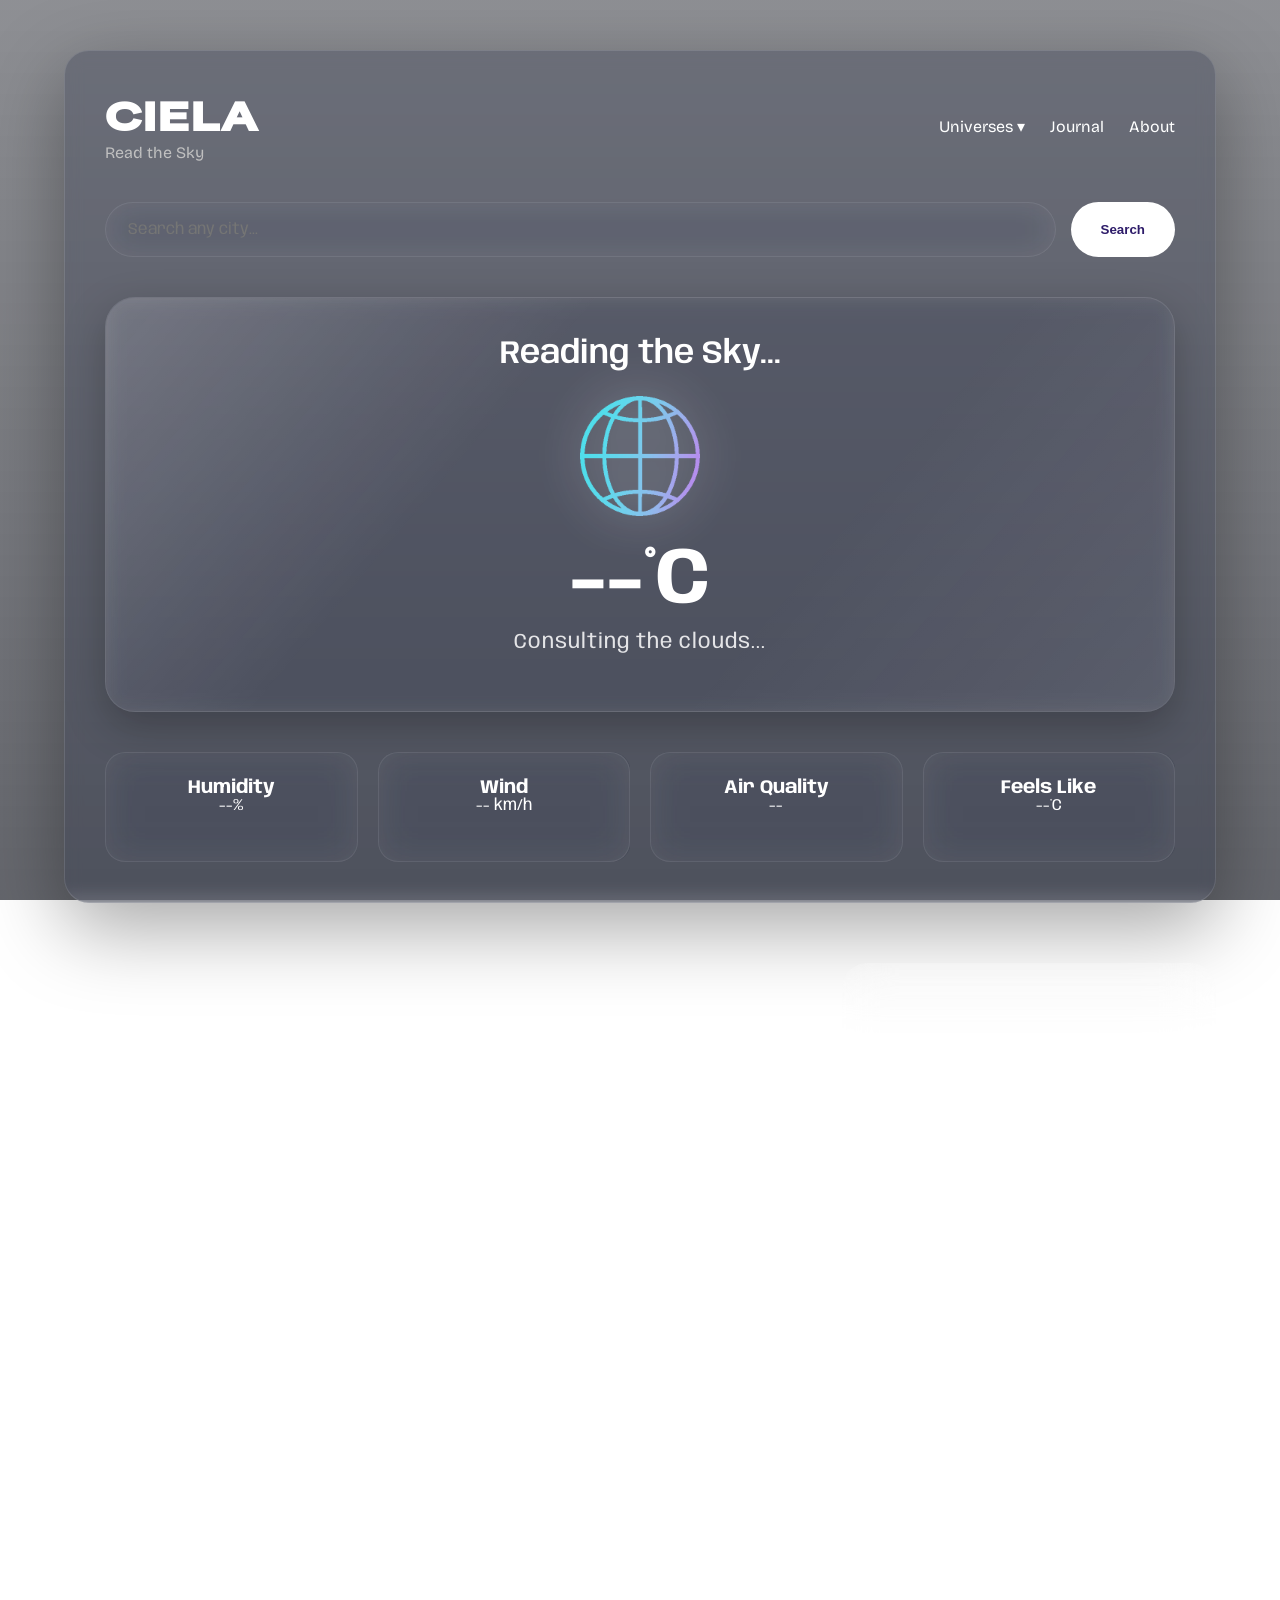
<file: index.html>
<!DOCTYPE html>
<html lang="en">
<head>
    <meta charset="UTF-8">
    <meta name="viewport" content="width=device-width, initial-scale=1.0">
    <title>CIELA - Read the Sky</title>

<link rel="preconnect" href="https://fonts.googleapis.com">
<link rel="preconnect" href="https://fonts.gstatic.com" crossorigin>
<link href="https://fonts.googleapis.com/css2?family=Anybody:ital,wght@0,100..900;1,100..900&family=Bricolage+Grotesque:opsz,wght@12..96,200..800&family=Special+Gothic+Expanded+One&display=swap" rel="stylesheet">

    <link rel="stylesheet" href="css/main.css">
</head>
<body>

    <div class="background">

    <video
        autoplay
        muted
        loop
        playsinline
        id="bgVideo">

        <source src="assets/space.mp4" type="video/mp4">

    </video>

    <div class="overlay"></div>

</div>

<div class="page" id="top">
    <div class="container">

        <!-- Header -->
        <header>
            <div class="logo">
                <h1>CIELA</h1>
                <p>Read the Sky</p>
            </div>

            <nav>
                <div class="dropdown">
                   <a href="#">Universes ▾</a>
                <div class="dropdown-content">
                    <a href="#top">🌍 Earth</a>
                    <a href="pages/hogwarts.html">🏰 Hogwarts</a>
                    <a href="pages/heaven.html">☁ Heaven</a>
                    <a href="pages/hell.html">🔥 Hell</a>
                    <a href="pages/space.html">🌌 Space</a>
                    <a href="pages/area51.html">👽 Area 51</a>
               </div>
                </div> 
                <a href="#journal">Journal</a>
                <a href="#about">About</a>
            </nav>
        </header>

        <!-- Search -->
        <section class="search-section">
            <input
                type="text"
                placeholder="Search any city..."
                id="cityInput">

            <button id="searchBtn">
                Search
            </button>
        </section>

        <!-- Weather Card -->
        <section class="weather-card" id="heroCard">

            <h2 id="cityName">Reading the Sky...</h2>
        <img
         id="weatherIcon"
         class="weather-icon"
         src="assets/loadingicon.gif">
         
         <h1 id="temperature">--°C</h1>

         <p id="condition">Finding your weather...</p>
         <p id="skySummary"></p>
                
        </section>

        <!-- Details -->
        <section class="details">

            <div class="detail-box">
                <h3>Humidity</h3>
                <p id="humidityLabel">--%</p>
            </div>

            <div class="detail-box">
                <h3>Wind</h3>
                <p id="windLabel">-- km/h</p>
            </div>

            <div class="detail-box">
                <h3>Air Quality</h3>
                <p id="airQualityLabel">--</p>
            </div>

            <div class="detail-box">
                <h3>Feels Like</h3>
                <p id="feelsLikeLabel">--°C</p>
            </div>
        </section>
    </div>

<!-- Hourly Forecast -->
<section class="weather-insights">

    <section class="hourly">
        <h2>Hourly Forecast</h2>
        <div class="hourly-cards" id="hourlyCards">
        </div>
    </section>

    <section class="sun-cycle">
        <h2>☀ Sun Cycle</h2>
        <div class="sun-content">
            <div class="sun-time">
                <span>🌅 Sunrise</span>
                <h3 id="sunriseTime">--:--</h3>
            </div>

            <div class="sun-progress">
                <div class="sun-line">
                    <div class="sun-dot" id="sunDot"></div>
                </div>
            </div>

            <div class="sun-time">
                <span>🌇 Sunset</span>
                <h3 id="sunsetTime">--:--</h3>
            </div>
        </div>
    </section>
</section>


<!-- Weather Journal & About -->
<div class="bottom-grid">

    <section class="journal" id="journal">
        <h2>Weather Journal</h2>
        <textarea id="journalInput" placeholder="How does today's weather make you feel?"></textarea>
        <button id="saveEntryBtn">Save Entry</button>

        <div class="journal-history">
            <div class="history-header" id="historyToggle">
             <h3>▼ Previous Entries</h3>
            </div>

            <div id="entriesContainer" class="collapsed"> </div>
        </div>

    </section>

    <section class="about" id="about">
        <h2>About CIELA</h2>
        <p>
            CIELA is a weather app for curious people.
            Check live forecasts, save little weather memories, and look around. Not everything here is as ordinary as it seems.
            Search a city. Or don't.
        </p>
    </section>

</div>

<div id="skyMessage" class="sky-message hidden">
    <button id="closeSkyMessage">&times;</button>

    <h3>☁ Message from the Sky</h3>

    <p id="skyMessageText">
        The sky has something to tell you.
    </p>

    <button id="nextSkyMessage">
        ✨ Next
    </button>

</div>
    
<footer>
    <p> Forecast ends here. The sky doesn't.
        <br>© 2026 CIELA
        <br>Created by Riya Gupta
    </p>
</footer>

<div id="portalOverlay">
    <div class="portal-box">
        <h2 id="portalTitle">Searching...</h2>
        <p id="portalSubtitle"></p>
    </div>
</div>

<div id="unknownOverlay">
    <div class="unknown-box">
        <h2 id="unknownText">Searching Earth...</h2>
    </div>
</div>

<script src="https://cdnjs.cloudflare.com/ajax/libs/gsap/3.13.0/gsap.min.js"></script>
<script src="js/main.js"></script>

</body>
</html>
</file>
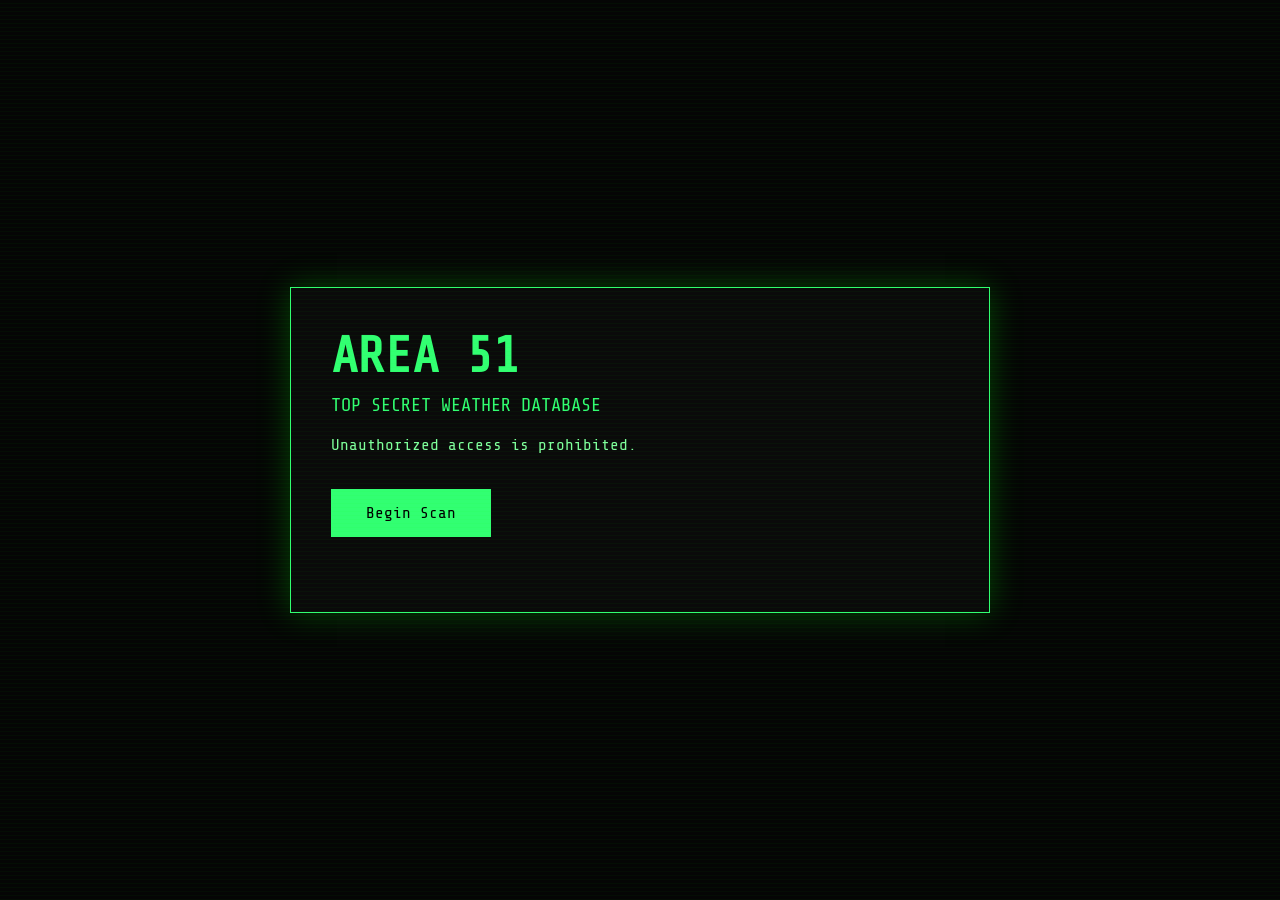
<file: pages/area51.html>
<!DOCTYPE html>
<html lang="en">

<head>

  <meta charset="UTF-8">
  <meta name="viewport" content="width=device-width, initial-scale=1.0">

  <title>CIELA | Area 51</title>

  <link rel="preconnect" href="https://fonts.googleapis.com">
  <link rel="preconnect" href="https://fonts.gstatic.com" crossorigin>
  <link href="https://fonts.googleapis.com/css2?family=Share+Tech+Mono&display=swap" rel="stylesheet">
  <link rel="stylesheet" href="../css/area51.css">

</head>

<body>

<div class="terminal">

<h1>AREA 51</h1>

<h3>TOP SECRET WEATHER DATABASE</h3>

<p class="warning">
Unauthorized access is prohibited.
</p>

<button id="scanBtn">
Begin Scan
</button>

<div id="output"></div>

</div>

<script src="../js/area51.js"></script>

</body>
</html>
</file>
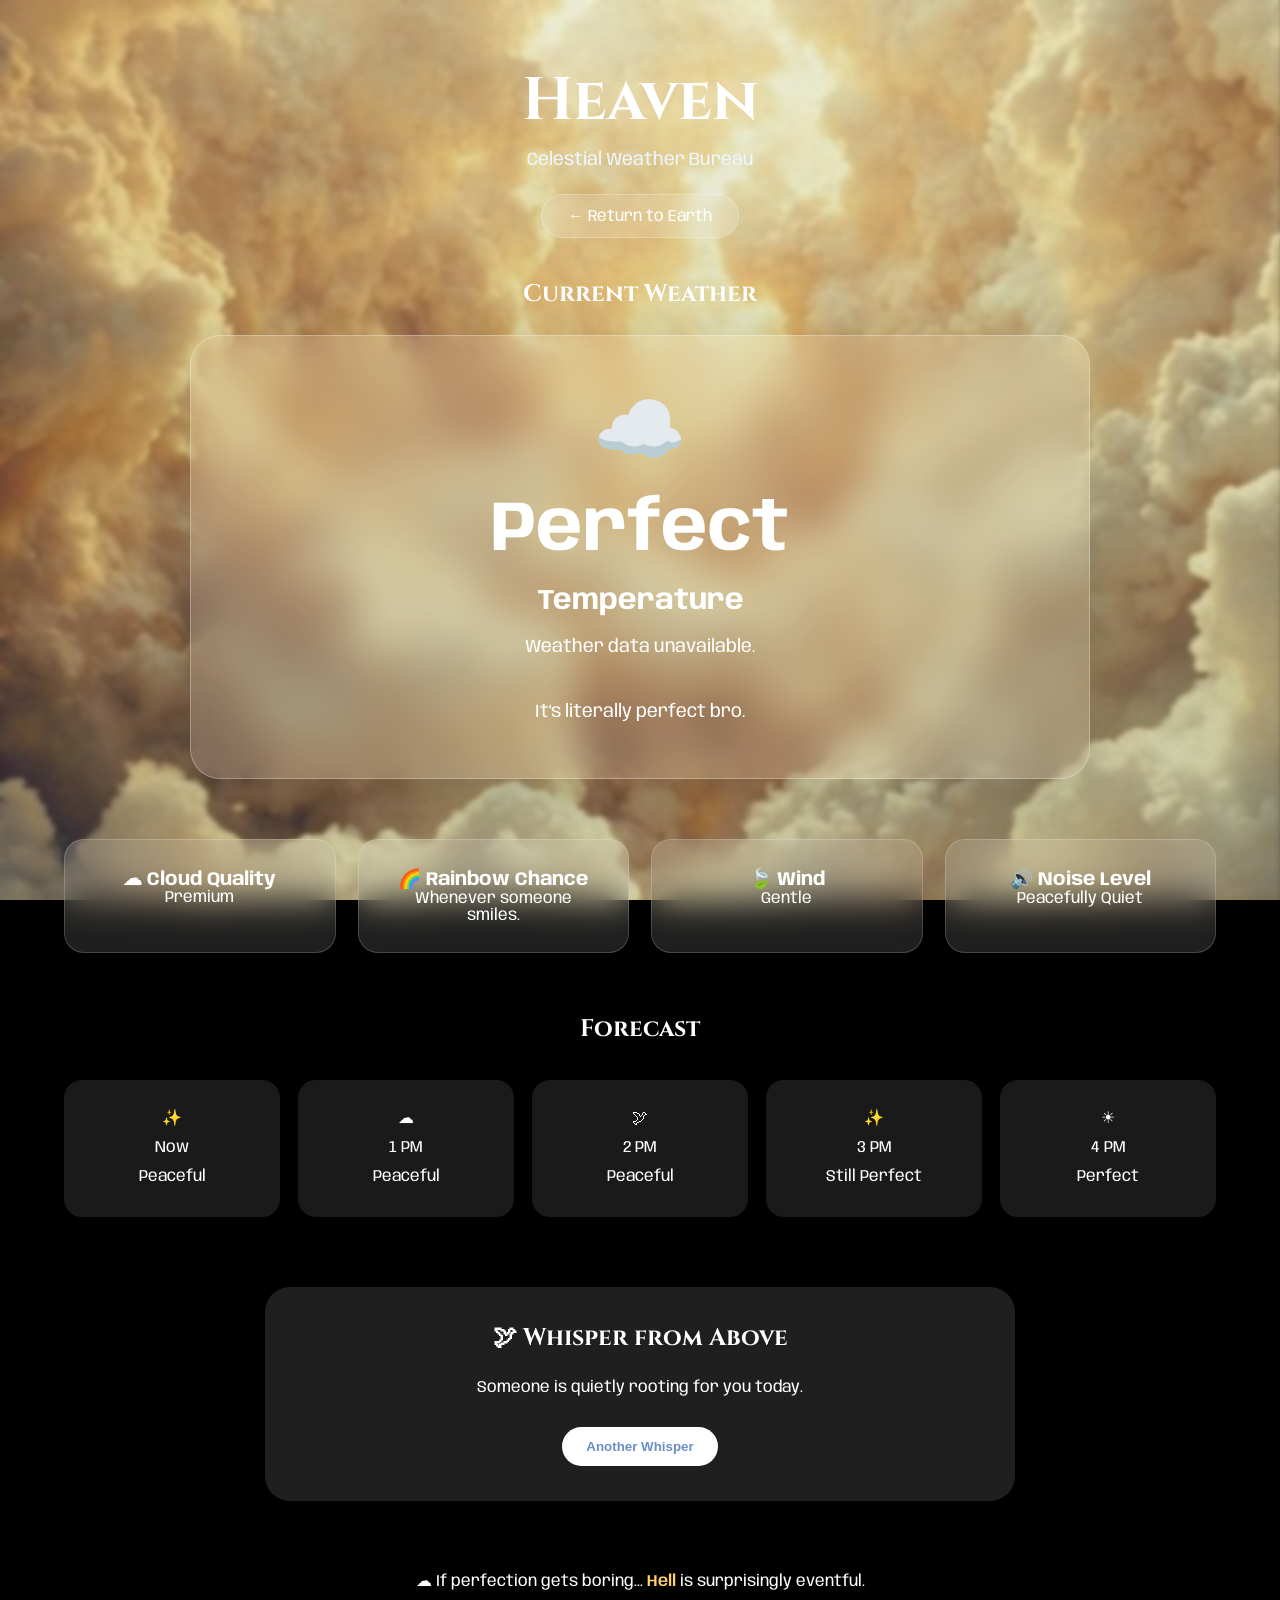
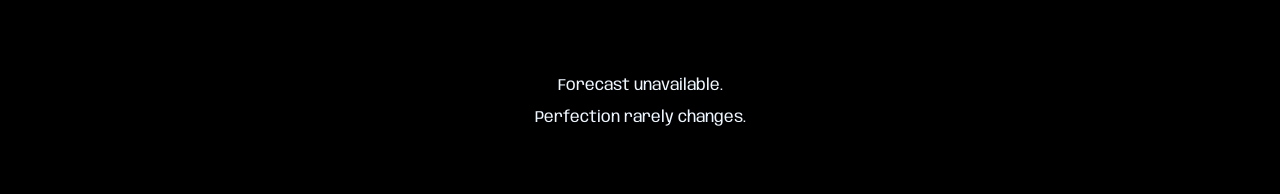
<file: pages/heaven.html>
<!DOCTYPE html>
<html lang="en">

<head>

<meta charset="UTF-8">
<meta name="viewport" content="width=device-width, initial-scale=1.0">

<title>CIELA | Heaven</title>

<link rel="preconnect" href="https://fonts.googleapis.com">
<link rel="preconnect" href="https://fonts.gstatic.com" crossorigin>
<link href="https://fonts.googleapis.com/css2?family=Cinzel:wght@400;600;700&family=Anybody:wght@100..900&display=swap" rel="stylesheet">
<link rel="stylesheet" href="../css/heaven.css">

</head>

<body>

<div class="background">
    <div class="overlay"></div>
</div>

<header>

<h1>Heaven</h1>
<p>Celestial Weather Bureau</p>

<a href="../index.html" class="return-btn">
    ← Return to Earth
</a>

</header>

<section class="hero">
<h2>Current Weather</h2>

<div class="weather-card">
<div class="icon">☁️</div>
<h1>Perfect</h1>
<h3>Temperature</h3>

<p class="funny">

Weather data unavailable.
<br><br>
It's literally perfect bro.
</p>

</div>
</section>

<section class="details">
<div class="card">

<h3>☁ Cloud Quality</h3>
<p>Premium</p>
</div>

<div class="card">
<h3>🌈 Rainbow Chance</h3>
<p>Whenever someone smiles.</p>
</div>

<div class="card">
<h3>🍃 Wind</h3>
<p>Gentle</p>
</div>

<div class="card">
<h3>🔊 Noise Level</h3>
<p>Peacefully Quiet</p>
</div>
</section>

<section class="forecast">
<h2>Forecast</h2>
<div class="forecast-grid">
<div class="forecast-card">✨<br>Now<br>Peaceful</div>
<div class="forecast-card">☁<br>1 PM<br>Peaceful</div>
<div class="forecast-card">🕊<br>2 PM<br>Peaceful</div>
<div class="forecast-card">✨<br>3 PM<br>Still Perfect</div>
<div class="forecast-card">☀<br>4 PM<br>Perfect</div>
</div>
</section>

<section class="notice">
   <h2>🕊 Whisper from Above</h2>
   <p id="whisperText"></p>
   <button id="newWhisper">Another Whisper</button>
</section>

<p class="hell-link"></p>

<footer>Forecast unavailable.<br>
Perfection rarely changes.
</footer>

<script src="../js/heaven.js"></script>

</body>
</html>
</file>
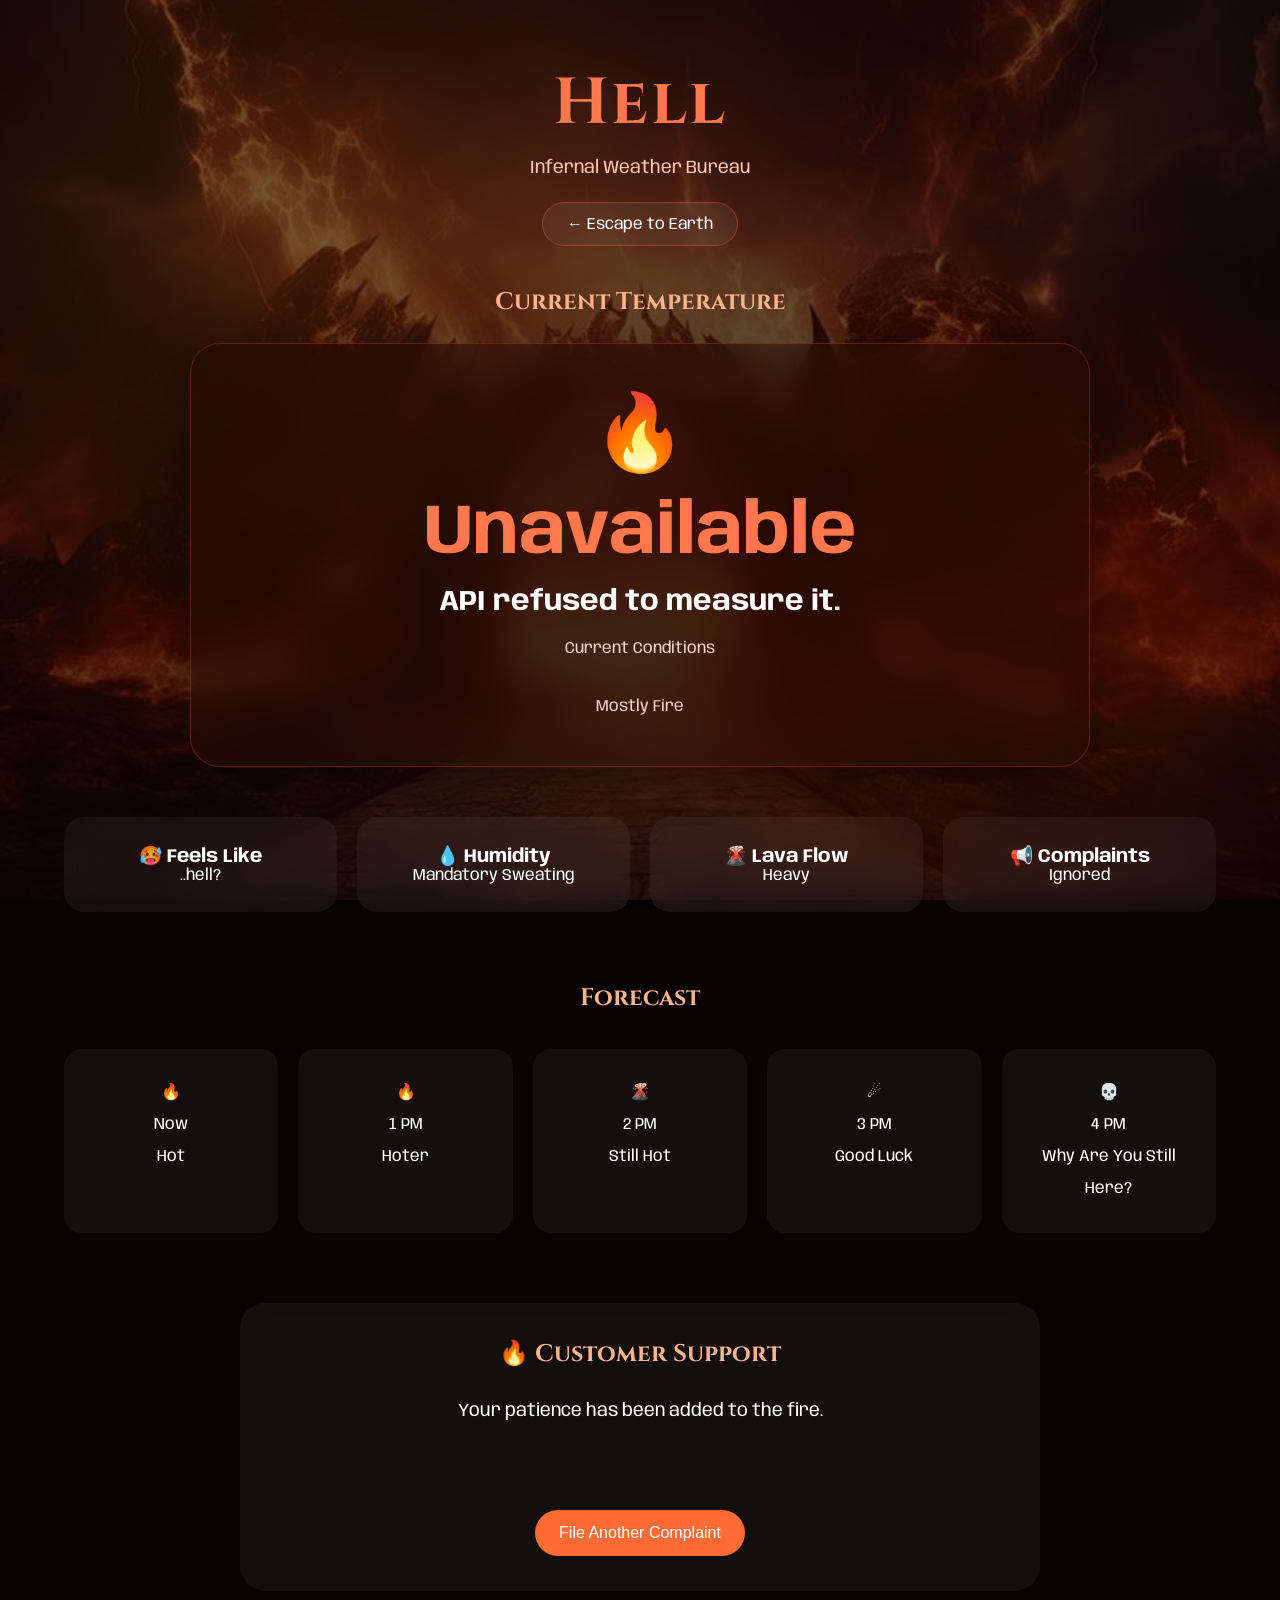
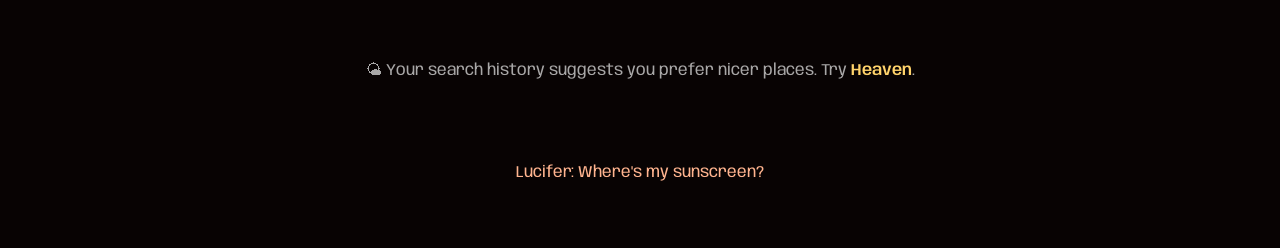
<file: pages/hell.html>
<!DOCTYPE html>
<html lang="en">

<head>

<meta charset="UTF-8">
<meta name="viewport" content="width=device-width, initial-scale=1.0">

<title>CIELA | Hell</title>

<link rel="preconnect" href="https://fonts.googleapis.com">
<link rel="preconnect" href="https://fonts.gstatic.com" crossorigin>
<link href="https://fonts.googleapis.com/css2?family=Cinzel:wght@400;700&family=Anybody:wght@100..900&display=swap" rel="stylesheet">
<link rel="stylesheet" href="../css/hell.css">

</head>

<body>

<div class="background">
<div class="overlay"></div>
</div>

<header>
<h1>Hell</h1>
<p>Infernal Weather Bureau</p>
<a href="../index.html" class="return-btn">

← Escape to Earth

</a>
</header>


<section class="hero">
<h2>Current Temperature</h2>
<div class="weather-card">
<div class="icon">🔥</div>

<h1>Unavailable</h1>
<h3>API refused to measure it.</h3>
<p>

Current Conditions
<br><br>
Mostly Fire
</p>
</div>
</section>


<section class="details">
<div class="card">
<h3>🥵 Feels Like</h3>
<p>..hell?</p>
</div>

<div class="card">
<h3>💧 Humidity</h3>
<p>Mandatory Sweating</p>
</div>

<div class="card">
<h3>🌋 Lava Flow</h3>
<p>Heavy</p>
</div>

<div class="card">
<h3>📢 Complaints</h3>
<p>Ignored</p>
</div>
</section>


<section class="forecast">
<h2>Forecast</h2>
<div class="forecast-grid">
<div class="forecast-card">
🔥

<br>
Now
<br>
Hot
</div>

<div class="forecast-card">
🔥
<br>
1 PM
<br>
Hoter
</div>

<div class="forecast-card">
🌋
<br>
2 PM
<br>
Still Hot
</div>

<div class="forecast-card">
☄
<br>
3 PM
<br>
Good Luck
</div>

<div class="forecast-card">
💀
<br>
4 PM
<br>
Why Are You Still Here?
</div>
</div>
</section>


<section class="notice">
<h2>🔥 Customer Support</h2>
<p id="supportText"></p>
<button id="anotherReply">
File Another Complaint
</button>
</section>

<p class="heaven-link">
    🔥 Did you mean to search
    <a href="heaven.html">Heaven</a>
    instead?
</p>

<footer>
Lucifer: Where's my sunscreen?
</footer>

<script src="../js/hell.js"></script>

</body>
</html>
</file>
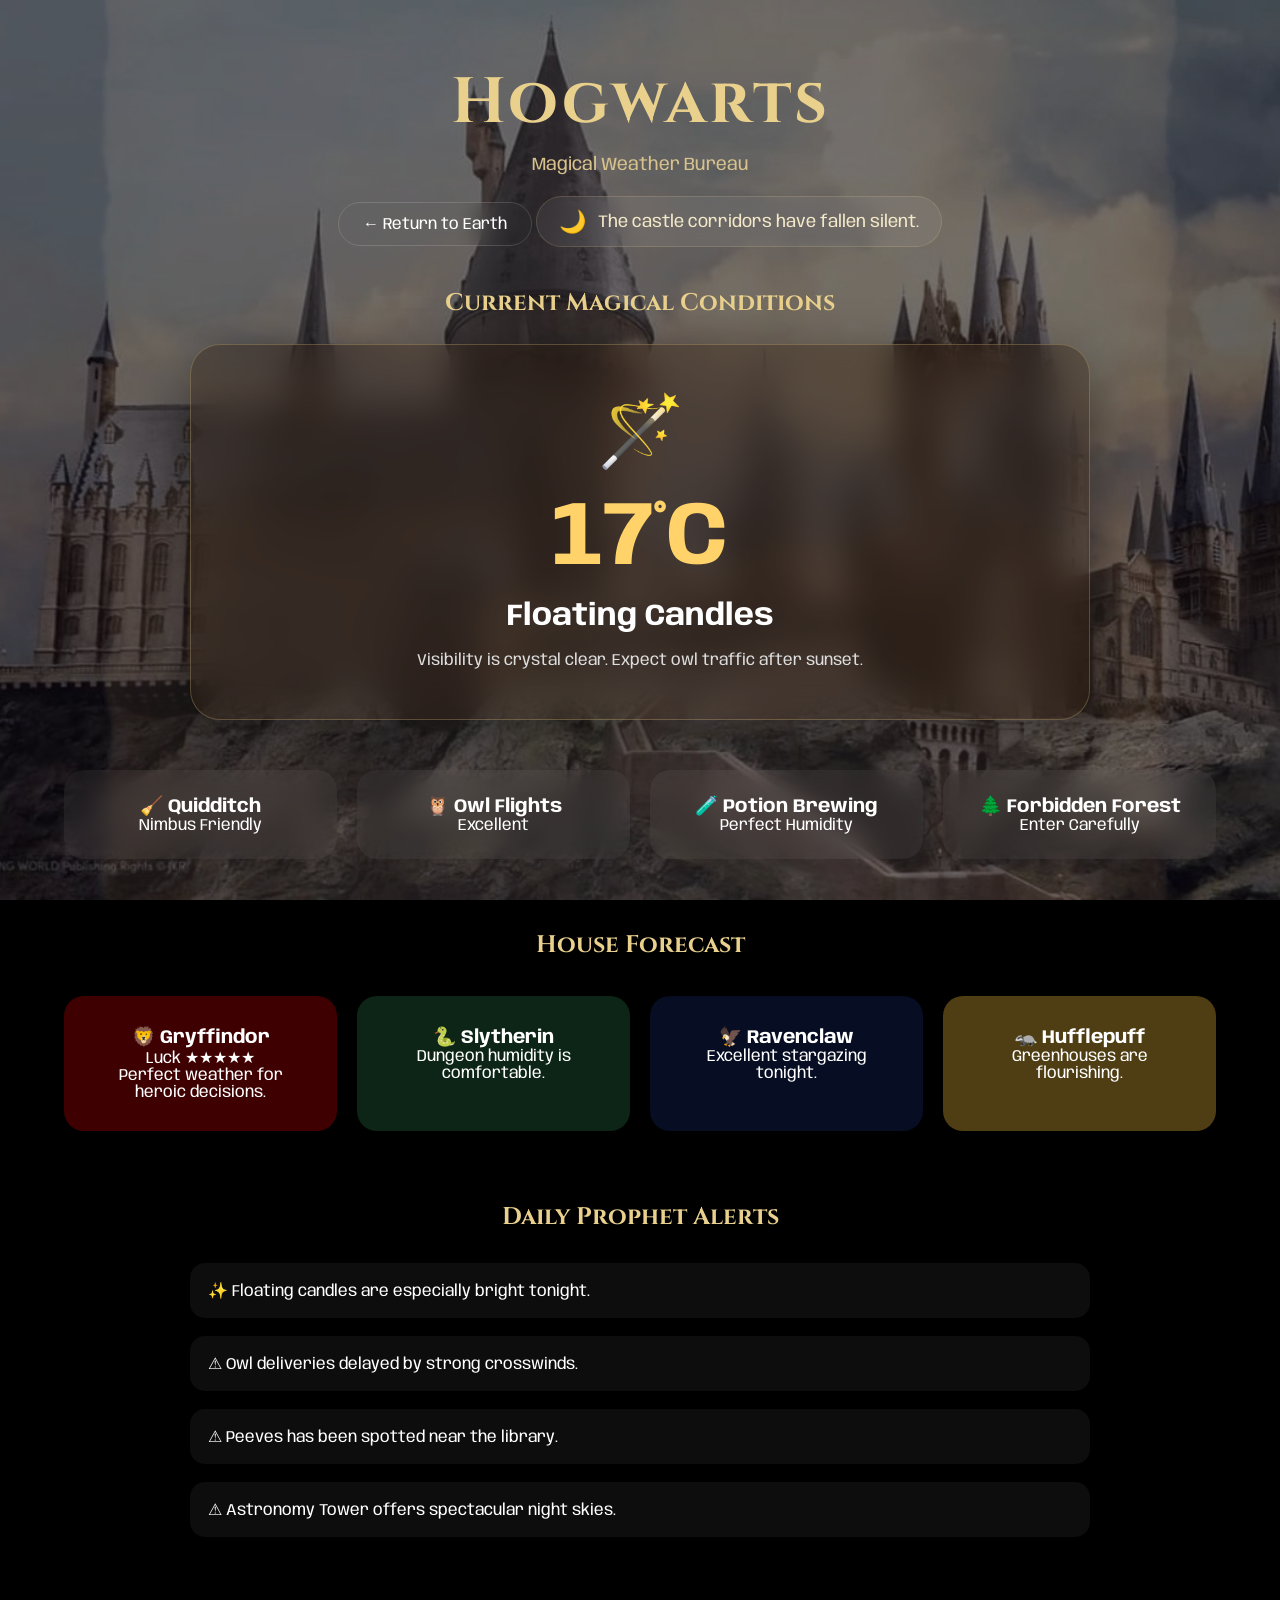
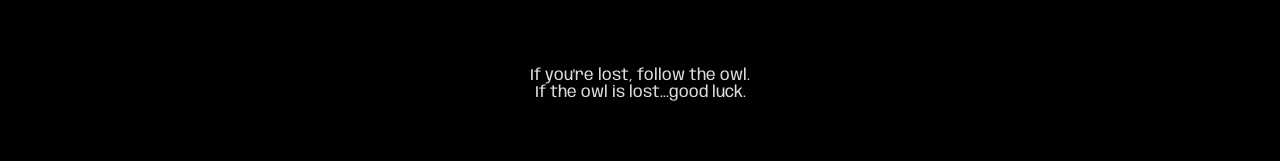
<file: pages/hogwarts.html>
<!DOCTYPE html>
<html lang="en">

<head>

<meta charset="UTF-8">
<meta name="viewport" content="width=device-width, initial-scale=1.0">

<title>CIELA | Hogwarts Weather Bureau</title>

<link rel="preconnect" href="https://fonts.googleapis.com">
<link rel="preconnect" href="https://fonts.gstatic.com" crossorigin>
<link href="https://fonts.googleapis.com/css2?family=Anybody:wght@100..900&family=Bricolage+Grotesque:wght@200..800&family=Cinzel:wght@400;600;700&display=swap" rel="stylesheet">

<link rel="stylesheet" href="../css/hogwarts.css">

</head>

<body>

<div class="background">
    <div class="overlay"></div>
</div>

<header>

    <h1>Hogwarts</h1>
    <p>Magical Weather Bureau</p>
    <a href="../index.html" class="return-btn">← Return to Earth</a>

    <div class="castle-status">
      <span id="castleEmoji">🕰</span>
      <span id="castleTime">Preparing the Castle...</span>
    </div>

</header>

<section class="hero">
    <h2>Current Magical Conditions</h2>
    <div class="weather-card">
        <div class="weather-icon">
            🪄
        </div>

        <h1>17°C</h1>
        <h3>Floating Candles</h3>
        <p>
            Visibility is crystal clear.
            Expect owl traffic after sunset.
        </p>
    </div>
</section>


<section class="details">
    <div class="card">
        <h3>🧹 Quidditch</h3>
        <p>Nimbus Friendly</p>
    </div>

    <div class="card">
        <h3>🦉 Owl Flights</h3>
        <p>Excellent</p>
    </div>

    <div class="card">
        <h3>🧪 Potion Brewing</h3>
        <p>Perfect Humidity</p>
    </div>

    <div class="card">
        <h3>🌲 Forbidden Forest</h3>
        <p>Enter Carefully</p>
    </div>

</section>


<section class="houses">

  <h2>House Forecast</h2>
   <div class="house-grid">
   <div class="house gryffindor">

  <h3>🦁 Gryffindor</h3>

  <p>Luck ★★★★★
  <br>Perfect weather for heroic decisions.</p>

</div>

<div class="house slytherin">
 <h3>🐍 Slytherin</h3>
 <p>Dungeon humidity is comfortable.</p>

</div>

<div class="house ravenclaw">
<h3>🦅 Ravenclaw</h3>

 <p>Excellent stargazing tonight.</p>

</div>

<div class="house hufflepuff">
<h3>🦡 Hufflepuff</h3>

 <p>Greenhouses are flourishing.</p>

</div>
</div>
</section>

<section class="alerts">
  <h2>Daily Prophet Alerts</h2>
   <ul>
      <li>⚠ Moving staircases are unusually active.</li>
      <li>⚠ Owl deliveries delayed by strong crosswinds.</li>
      <li>⚠ Peeves has been spotted near the library.</li>
      <li>⚠ Astronomy Tower offers spectacular night skies.</li>
   </ul>
</section>

<footer>

<p>

If you're lost, follow the owl.
<br>
If the owl is lost...good luck.

</p>

</footer>

<div id="owlPost" class="owl-post hidden">

    <button id="closeOwlPost">&times;</button>

    <h3>🦉 Owl Post</h3>

    <p id="owlText"></p>

    <button id="nextLetter">
        ✨ Send another Owl
    </button>

</div>


<script src="../js/hogwarts.js"></script>

</body>
</html>
</file>
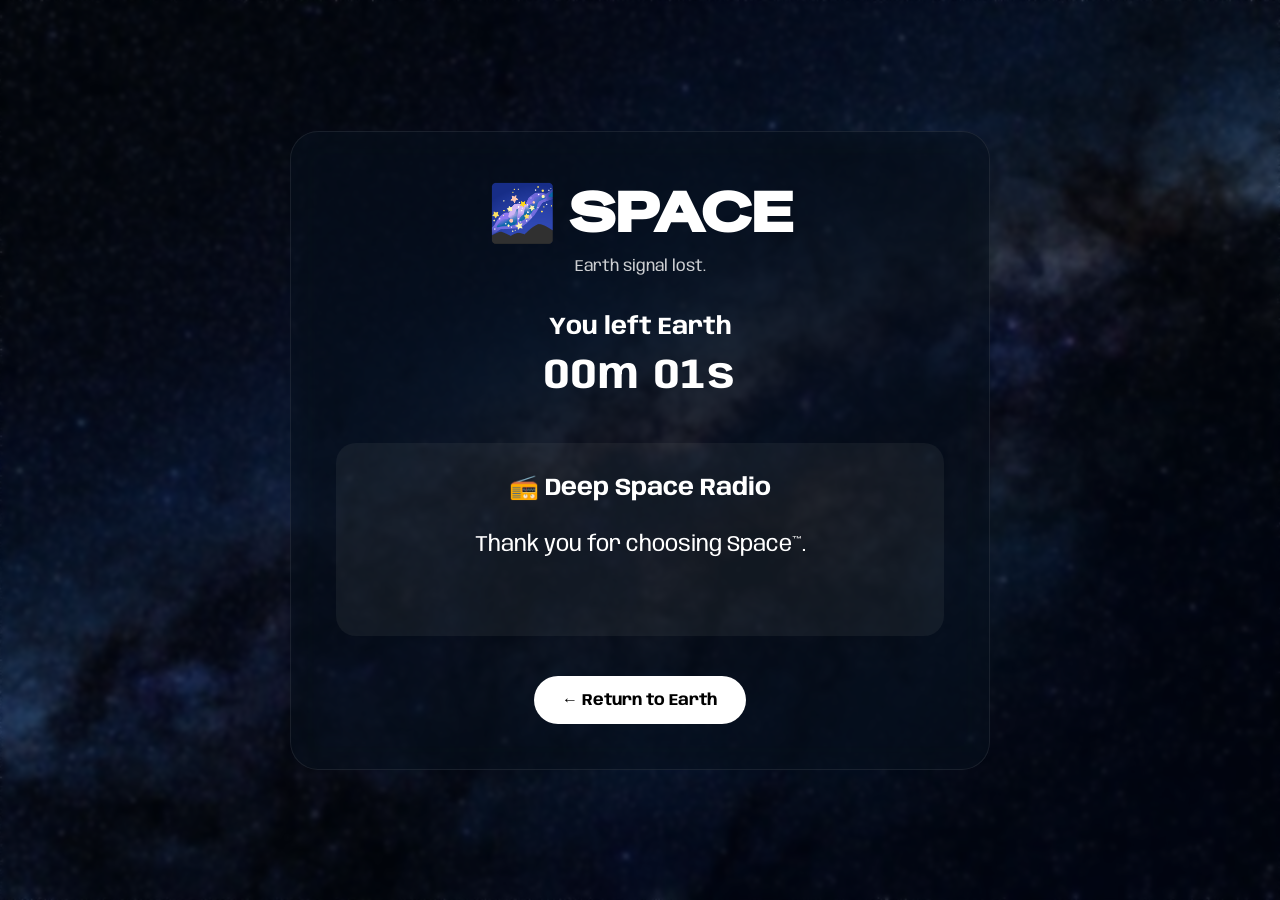
<file: pages/space.html>
<!DOCTYPE html>
<html lang="en">

<head>

<meta charset="UTF-8">
<meta name="viewport" content="width=device-width, initial-scale=1.0">

<title>Space | CIELA</title>

<link rel="preconnect" href="https://fonts.googleapis.com">
<link rel="preconnect" href="https://fonts.gstatic.com" crossorigin>
<link href="https://fonts.googleapis.com/css2?family=Anybody:wght@200;400;700&family=Special+Gothic+Expanded+One&display=swap" rel="stylesheet">
<link rel="stylesheet" href="../css/space.css">

</head>

<body>

<div class="overlay">
<div class="card">
<h1>🌌 SPACE</h1>

<p class="subtitle">
Earth signal lost.
</p>

<div class="timerBox">
<h2>You left Earth</h2>

<div id="timer">
00m 00s
</div>
</div>

<div class="radio">
<h2>📻 Deep Space Radio</h2>

<p id="radioMessage">
Listening for nearby transmissions...
</p>
</div>

<a href="../index.html" class="returnBtn">← Return to Earth

</a>
</div>
</div>

<script src="../js/space.js"></script>

</body>
</html>
</file>
<file: css/main.css>
html{
    scroll-behavior:smooth;
}

*{
    margin:0;
    padding:0;
    box-sizing:border-box;
}

body{
    min-height:100vh;
    overflow-x:hidden;
     font-family: "Anybody", sans-serif;
    transition:
        background 1.2s ease,
        color .5s ease;
}


.background{
    position:fixed;
    inset:0;
    overflow:hidden;
    z-index:-10;
}

#bgVideo{
    position:absolute;
    width:100%;
    height:100%;
    object-fit:cover;
}

.overlay{
    position:absolute;
    inset:0;
    background:

    linear-gradient(
        rgba(5,8,18,.45),
        rgba(5,8,18,.62)
    );
}


.page{
    width:100%;
    display:flex;
    flex-direction:column;
    align-items:center;
    padding:50px 0;
    gap:60px;
}



.container{
    animation:floatCard 5s ease-in-out infinite;
    width:90%;
    max-width:1200px;
    background:rgba(22,30,55,.28);
    backdrop-filter:blur(8px);
    border:1px solid rgba(255,255,255,.12);
    box-shadow:
    0 25px 80px rgba(0,0,0,.35);
    border-radius:25px;
    padding:40px;
    color:white;
}

@keyframes floatCard{

 0%{
 transform:translateY(0px);
 }

 50%{
 transform:translateY(-8px) scale(1.005);
 }

 100%{
 transform:translateY(0px);
 }
}
 
header{
    display:flex;
    justify-content:space-between;
    align-items:center;
    margin-bottom:40px;
}

.logo h1{
    font-family: "Special Gothic Expanded One", sans-serif;
    font-size:40px;
    letter-spacing:2px;
}

.logo p{
    font-family: "Bricolage Grotesque", sans-serif;
    color:silver;
}

.dropdown{
position:relative;
}

.dropdown-content{
display:none;
position:absolute;
top:30px;
left:0;
background:rgba(20,25,45,.95);
backdrop-filter:blur(15px);
border-radius:15px;
min-width:220px;
padding:10px;
box-shadow:0 10px 30px rgba(0,0,0,.35);
z-index:1000;
}

.dropdown-content a{
display:block;
padding:12px 16px;
border-radius:10px;
text-decoration:none;
color:white;
transition:.3s;
}

.dropdown-content a:hover{
background:rgba(255,255,255,.08);
}

.dropdown:hover .dropdown-content{
display:block;
}

nav{

    display:flex;
    gap:25px;
}

nav a{
    font-family: "Bricolage Grotesque", sans-serif;
    color:white;
    text-decoration:none;
}

.search-section{
    display:flex;
    gap:15px;
    margin-bottom:40px;
}

.search-section input{
    flex:1;
    padding:18px 22px;
    border:none;
    border-radius:50px;
    background:rgba(255,255,255,.08);
    font-family: "Anybody", sans-serif;
    color:white;
    font-size:16px;
    backdrop-filter:blur(18px);
    border:1px solid rgba(255,255,255,.08);
    transition:.35s;
}

.search-section input:focus{
 background:
        rgba(255,255,255,.15);

    box-shadow:
        0 0 35px rgba(120,170,255,.25);
}

.search-section button{
    padding:15px 30px;
    border:none;
    border-radius:50px;
    cursor:pointer;
    background:white;
    color:#2d1b69;
    font-weight:bold;
    transition: .3s;
}

.search-section button:hover{
 transform:scale(1.05);
}

.weather-card{
    text-align:center;
    margin-bottom:40px;
    position: relative;
    overflow: hidden;
    padding:40px;
    border-radius:30px;
    background:rgba(255,255,255,.05);
    backdrop-filter:blur(10px);
    border:1px solid rgba(255,255,255,.12);
    box-shadow: 0 15px 40px rgba(0,0,0,.25);
    transition:
        background .7s,
        transform .5s,
        box-shadow .5s;
}

.weather-card::before{
    content:"";
    position:absolute;
    inset:0;
    background:

    linear-gradient(
        130deg,
        rgba(255,255,255,.18),
        transparent 35%,
        transparent 65%,
        rgba(255,255,255,.08)
    );
    pointer-events:none;
}

.weather-card h1{
    font-size:90px;
}

.weather-card h2{
    font-size:35px;
}

#skySummary{
    max-width:420px;
    margin:18px auto 0;
    color:rgba(255,255,255,.82);
    font-size:16px;
    line-height:1.7;
    font-family:"Bricolage Grotesque", sans-serif;
    text-align:center;
    opacity:.95;
    transition:opacity .4s ease;
}

.details{
    display:grid;
    grid-template-columns:repeat(4,1fr);
    gap:20px;
    margin-top:40px;
}

.detail-box{
    background:rgba(255,255,255,0.06);
    backdrop-filter:blur(18px);
    border:1px solid rgba(255,255,255,0.08);
    padding:25px;
    border-radius:20px;
    text-align:center;
    min-height:110px;
    transition:.35s;
    cursor:pointer;
}

.detail-box:hover{
  transform:translateY(-10px) scale(1.03);
  background:rgba(255,255,255,.12);
  box-shadow:
        0 15px 40px rgba(0,0,0,.2);
}

.weather-icon{
    width:150px;
    height:150px;
    margin:10px auto;
    display:block;
    filter:drop-shadow(0 0 25px rgba(255,255,255,.45));
    transition:.5s;
    animation: breathe 6s ease-in-out infinite;
}

@keyframes breathe{
    0%{
        transform: translateY(0px)
                   rotate(0deg);
        filter:drop-shadow(0 0 10px white);
    }

    50%{
        transform:translateY(-8px)
                  rotate(2deg);
        filter:drop-shadow(0 0 30px white);
    }

    100%{
        transform:translateY(0px)
                  rotate(0deg);
        filter:drop-shadow(0 0 10px white);
    }
}

#temperature{
    font-size:5rem;
    font-weight:700;
    line-height:1;
    margin:10px 0;
}

#condition{
    font-size:1.3rem;
    opacity:.85;
    letter-spacing:1px;
}

#cityName{
    font-size:2rem;
    font-weight:600;
}

.weather-insights{
    width:90%;
    max-width:1200px;
    display:grid;
    grid-template-columns:2fr 1fr;
    gap:30px;
    align-items:start;
}

.hourly{
    width:100%;
}

.hourly h2{
    font-family: "Bricolage Grotesque", sans-serif;
    margin-bottom:25px;
    text-align:left;
    color:white;
}

.hourly-cards{
    display:grid;
    grid-template-columns:repeat(5,1fr);
    gap:18px;
}

/* sunny */
.hero-clear{
    background:linear-gradient(
        135deg,
        rgba(255,210,120,.18),
        rgba(255,170,60,.08)
    );
    box-shadow:
    0 0 60px rgba(255,190,80,.25);
}

/* cloudy */
.hero-clouds{
    background:linear-gradient(
        135deg,
        rgba(180,190,210,.15),
        rgba(120,130,150,.08)
    );
    box-shadow:
    0 0 60px rgba(180,190,210,.18);
}

/* rain */
.hero-rain{
    background:linear-gradient(
        135deg,
        rgba(60,120,255,.18),
        rgba(20,40,90,.12)
    );
    box-shadow:
    0 0 60px rgba(80,130,255,.22);
}

/* snow */
.hero-snow{
    background:linear-gradient(
        135deg,
        rgba(255,255,255,.18),
        rgba(200,230,255,.12)
    );
    box-shadow:
    0 0 60px rgba(255,255,255,.28);
}

/* thunderstorm */
.hero-thunderstorm{
    background:linear-gradient(
        135deg,
        rgba(120,60,255,.18),
        rgba(35,0,80,.15)
    );
    box-shadow:
    0 0 70px rgba(140,80,255,.30);
}

/* mist */
.hero-mist{
    background:linear-gradient(
        135deg,
        rgba(170,170,170,.16),
        rgba(100,100,100,.10)
    );
}


.hour-card{
    width:100%;
    padding:22px;
    text-align:center;
    background:rgba(255,255,255,.08);
    border-radius:28px;
    color: #d7d7d7;
    backdrop-filter:blur(10px);
    transition:.3s;
}

.hour-icon{
    width:65px;
    height:65px;
    margin:10px auto;
    display:block;
}

.hour-card:hover{
  transform:translateY(-8px);
  background:rgba(255,255,255,.15);
}

.hour-card h3{
    font-size:40px;
    margin:15px 0;
    color:white;
}

.bottom-grid{
    display:grid;
    grid-template-columns:1fr 1fr;
    gap:30px;
    width:90%;
    max-width:1200px;
    align-items:start;
}


.sun-cycle{
    background:rgba(255,255,255,.06);
    backdrop-filter:blur(24px);
    border:1px solid rgba(255,255,255,.08);
    border-radius:25px;
    padding:30px;
    color:white;
}

.sun-cycle h2{
    font-family: "Bricolage Grotesque", sans-serif;
    color:white;
    margin-bottom:30px;
}

.sun-content{
    display:flex;
    flex-direction:column;
    gap:30px;
}

.sun-time{
    text-align:center;
}

.sun-time span{
    opacity:.7;
    font-size:14px;
}

.sun-time h3{
    margin-top:8px;
    font-size:30px;
}

.sun-line{
    position:relative;
    height:6px;
    background:rgba(255,255,255,.18);
    border-radius:50px;
}

.sun-dot{
    position:absolute;
    top:50%;
    left:0;
    transform:translate(-50%,-50%);
    width:22px;
    height:22px;
    border-radius:50%;
    background:#FFD54F;
    box-shadow:
    0 0 20px #FFD54F;
}

.journal{
    display:flex;
    flex-direction:column;
    gap:20px;
    background:rgba(255,255,255,.06);
    backdrop-filter:blur(24px);
    border:1px solid rgba(255,255,255,.08);
    border-radius:25px;
    padding:30px;
    align-self:start;
}

.journal h2{
    font-family: "Bricolage Grotesque", sans-serif;
    color:white;
}


.journal textarea{
   height:180px;
   resize:none;
   padding:20px;
   background:rgba(255,255,255,.08);
   border:none;
   border-radius:20px;
   color:white;
   font-size:16px;
   font-family: "Bricolage Grotesque", sans-serif;
   outline:none;
   backdrop-filter:blur(10px);
}

.journal button{
 width:180px;
 padding:15px;
 border:none;
 border-radius:50px;
 cursor:pointer;
 font-weight:bold;
 background:white;
 color:#45236d;
 transition:.3s;
}

.journal button:hover{
    transform:scale(1.05);
}

.journal-history{
    margin-top:35px;
}

.journal-history h3{
    margin-bottom:20px;
    color:white;
}

.entry-card{
    background:rgba(255,255,255,.06);
    border:1px solid rgba(255,255,255,.08);
    backdrop-filter:blur(18px);
    border-radius:18px;
    padding:20px;
    margin-bottom:20px;
    animation:fadeIn .5s ease;
}

.entry-card h4{
    margin-bottom:10px;
}

.entry-card p{
    margin:6px 0;
}

.delete-btn{
    margin-top:15px;
    padding:10px 18px;
    border:none;
    border-radius:30px;
    cursor:pointer;
    background:#ff5d73;
    color:white;
}

@keyframes fadeIn{
    from{
        opacity:0;
        transform:translateY(20px);
    }

    to{
        opacity:1;
        transform:translateY(0);
    }
}

.history-header{
    display:flex;
    justify-content:space-between;
    align-items:center;
    cursor:pointer;
    padding:15px 20px;
    border-radius:18px;
    background:rgba(255,255,255,.05);
    transition:.3s;
}

.history-header:hover{
    background:rgba(255,255,255,.10);
}

#entriesContainer{
    overflow:hidden;
    transition:
        max-height .5s ease,
        opacity .4s ease;
}

.collapsed{
    max-height:0;
    opacity:0;
}

.expanded{
    max-height:2500px;
    opacity:1;
    margin-top:20px;
}

.about{
    background:rgba(255,255,255,.06);
    backdrop-filter:blur(24px);
    border:1px solid rgba(255,255,255,.08);
    border-radius:25px;
    padding:30px;
    flex-direction:column;
    justify-content:center;
    align-self:start;
}

.about h2{
    font-size:30px;
    font-weight:600;
    font-family: "Bricolage Grotesque", sans-serif;
    margin-bottom:30px;
    color:white;
}

.about p{
    font-size:16px;
    font-family: "Bricolage Grotesque", sans-serif;
    line-height:1.6;
    color:white;
}

footer{
    color:rgba(255,255,255,.7);
    padding:40px;
    text-align:center;
    font-size:14px;
}

.sky-message{
    position:fixed;
    bottom:30px;
    right:30px;
    width:300px;
    padding:22px;
    border-radius:22px;
    background:rgba(20,28,48,.82);
    backdrop-filter:blur(18px);
    border:1px solid rgba(255,255,255,.08);
    color:white;
    box-shadow:0 20px 45px rgba(0,0,0,.35);
    z-index:9999;
    transition:
        opacity .45s ease,
        transform .45s ease;
}

.sky-message h3{
    margin-bottom:15px;
    font-family:"Bricolage Grotesque", sans-serif;
}

.sky-message p{
    line-height:1.6;
    margin-bottom:18px;
}

.sky-message button{
    border:none;
    cursor:pointer;
    background:none;
    color:white;
    font-family:"Anybody", sans-serif;
}

#nextSkyMessage{
    padding:10px 18px;
    border-radius:30px;
    background:rgba(255,255,255,.10);
    transition:.3s;
}

#nextSkyMessage:hover{
    background:rgba(255,255,255,.18);
}

#closeSkyMessage{
    position:absolute;
    top:14px;
    right:16px;
    font-size:20px;
    color:rgba(255,255,255,.7);
    opacity:.6;
}

#closeSkyMessage:hover{
    opacity:1;
}

.hidden{
    opacity:0;
    transform:translateY(25px);
    pointer-events:none;
}

.visible{
    opacity:1;
    transform:translateY(0);
}

@media(max-width:768px){
 .sky-message{
    left:20px;
    right:20px;
    width:auto;
    bottom:20px;}
}

#portalOverlay{
    position:fixed;
    inset:0;
    background:rgba(3,4,12,.97);
    display:flex;
    justify-content:center;
    align-items:center;
    opacity:0;
    visibility:hidden;
    z-index:99999;
    transition:.5s;
}

#portalOverlay.show{
    opacity:1;
    visibility:visible;
}

.portal-box{
    text-align:center;
    color:white;
}

#portalTitle{
    font-size:42px;
    margin-bottom:25px;
    font-family:"Special Gothic Expanded One",sans-serif;
}

#portalSubtitle{
    font-size:24px;
    color:#d7d7d7;
    opacity:.9;
    min-height:40px;
}                              

#unknownOverlay{
    position:fixed;
    inset:0;
    background:rgba(5,8,18,.96);
    display:flex;
    justify-content:center;
    align-items:center;
    opacity:0;
    visibility:hidden;
    transition:.4s;
    z-index:999999;
}

#unknownOverlay.show{
    opacity:1;
    visibility:visible;
}

.unknown-box{
    text-align:center;
    color:white;
    max-width:700px;
    padding:40px;
}

#unknownText{
    font-size:2rem;
    line-height:1.8;
    white-space:pre-line;
    font-family:"Bricolage Grotesque", sans-serif;
}

/* tablet */
@media (max-width:1024px){
.container{
    width:95%;
    padding:30px;
}

.details{
    grid-template-columns:repeat(2,1fr);
}

.hourly-cards{
    grid-template-columns:repeat(3,1fr);
}

.weather-insights{
    grid-template-columns:1fr;
}

.bottom-grid{
    grid-template-columns:1fr;
} }

/* tablet/large phones */
@media (max-width:768px){

.page{
    padding:25px 0;
}

.container{
    padding:25px;
}

header{
    flex-direction:column;
    gap:25px;
    text-align:center;
}

nav{
    flex-wrap:wrap;
    justify-content:center;
}

.search-section{
    flex-direction:column;
}

.search-section button{
    width:100%;
}

.weather-card{
    padding:30px 20px;
}

.weather-card h1{
    font-size:65px;
}

.weather-card h2{
    font-size:28px;
}

#temperature{
    font-size:4rem;
}

.weather-icon{
    width:120px;
    height:120px;
}

.details{
    grid-template-columns:1fr 1fr;
}

.hourly-cards{
    grid-template-columns:repeat(2,1fr);
}

.sun-cycle,
.about,
.journal{
    padding:25px;
} }

/* phones */
@media (max-width:480px){

.logo h1{
    font-size:30px;
}

.logo p{
    font-size:15px;
}

nav{
    gap:15px;
}

.search-section input{
    font-size:15px;
    padding:15px;
}

.weather-card h2{
    font-size:24px;
}

#temperature{
    font-size:3.3rem;
}

#condition{
    font-size:1rem;
}

.weather-icon{
    width:95px;
    height:95px;
}

.details{
    grid-template-columns:1fr;
}

.hourly-cards{
    grid-template-columns:1fr;
}

.hour-card{
    padding:18px;
}

.sun-time h3{
    font-size:22px;
}

.about h2,
.journal h2{
    font-size:24px;
}

footer{
    font-size:13px;
    padding:25px;
} }
</file>
<file: css/area51.css>
*{
 margin:0;
 padding:0;
 box-sizing:border-box;
} 

body{
 background:#050505;
 color:#32ff72;
 font-family:"Share Tech Mono", monospace;
 display:flex;
 justify-content:center;
 align-items:center;
 height:100vh;
 overflow:hidden;
}

body::before{
 content:"";
 position:fixed;
 inset:0;
 background:
 repeating-linear-gradient(
 0deg,
 rgba(0,255,0,.04), 
 rgba(0,255,0,.04) 1px,
 transparent 1px,
 transparent 4px
);

pointer-events:none;
}

.terminal{
 width:90%;
 max-width:700px;
 border:1px solid #32ff72;
 padding:40px;
 box-shadow:
 0 0 30px rgba(0,255,0,.25);
 background:#0a0a0a;
}

h1{
 font-size:50px;
 margin-bottom:10px;
}

h3{
 margin-bottom:20px;
 font-weight:400;
}

.warning{
 margin-bottom:35px;
 color:#80ff9d;
}

button{
 padding:15px 35px;
 background:#32ff72;
 color:black;
 border:none;
 cursor:pointer;
 font-size:16px;
 font-family:inherit;
 transition:.3s;
}

button:hover{
 transform:scale(1.05);
}

#output{
 margin-top:35px;
 line-height:2;
 white-space:pre-line;
}
</file>
<file: css/heaven.css>
*{
    margin:0;
    padding:0;
    box-sizing:border-box;
}

body{
    font-family:"Anybody",sans-serif;
    color:white;
    overflow-x:hidden;
    background:#000;
}

/* ---------- Background ---------- */
.background{
    position:fixed;
    inset:0;
    background:url("../assets/heavenbg.jpeg");
    background-size:cover;
    background-position:center;
    z-index:-3;
}

.overlay{
    position:absolute;
    inset:0;
    background:linear-gradient(
        rgba(235,245,255,.18),
        rgba(120,165,220,.22)
    );
    backdrop-filter:blur(2px);
}

/* ---------- Header ---------- */
header{
    text-align:center;
    padding:60px 20px 40px;
}

header h1{
    font-family:"Cinzel",serif;
    font-size:60px;
    color:#ffffff;
    text-shadow:0 0 20px rgba(255,255,255,.4);
}

header p{
    margin-top:10px;
    color:#eef7ff;
    font-size:18px;
}

.return-btn{
    display:inline-block;
    margin-top:25px;
    padding:12px 26px;
    text-decoration:none;
    color:white;
    border-radius:40px;
    background:rgba(255,255,255,.12);
    border:1px solid rgba(255,255,255,.25);
    backdrop-filter:blur(12px);
    transition:.3s;
}

.return-btn:hover{
    transform:translateY(-3px);
    background:rgba(255,255,255,.22);
}

/* ---------- Hero ---------- */
.hero{
    width:90%;
    max-width:900px;
    margin:auto;
}

.hero h2{
    text-align:center;
    margin-bottom:25px;
    font-family:"Cinzel",serif;
}

.weather-card{
    background:rgba(255,255,255,.12);
    backdrop-filter:blur(20px);
    border-radius:30px;
    border:1px solid rgba(255,255,255,.28);
    padding:50px;
    text-align:center;
    box-shadow:
    0 20px 60px rgba(0,0,0,.18);
}

.icon{
    font-size:75px;
    margin-bottom:20px;
}

.weather-card h1{
    font-size:70px;
    margin-bottom:20px;
}

.weather-card h3{
    font-size:28px;
    margin-bottom:15px;
}

.funny{
    line-height:1.8;
    font-size:18px;
}

/* --------- Details ---------- */
.details{
    width:90%;
    max-width:1200px;
    margin:60px auto;
    display:grid;
    grid-template-columns:repeat(4,1fr);
    gap:22px;
}

.card{
    background:rgba(255,255,255,.12);
    backdrop-filter:blur(18px);
    border-radius:20px;
    padding:28px;
    text-align:center;
    border:1px solid rgba(255,255,255,.18);
    transition:.3s;
}

.card:hover{
    transform:translateY(-8px);
    background:rgba(255,255,255,.18);
}

/* ---------- Forecast ---------- */
.forecast{
    width:90%;
    max-width:1200px;
    margin:auto;
}

.forecast h2{
    text-align:center;
    margin-bottom:35px;
    font-family:"Cinzel",serif;
}

.forecast-grid{
    display:grid;
    grid-template-columns:repeat(5,1fr);
    gap:18px;
}

.forecast-card{
    background:rgba(255,255,255,.10);
    border-radius:18px;
    padding:25px;
    text-align:center;
    line-height:1.8;
    backdrop-filter:blur(14px);
}

/* ---------- Whisper ---------- */
.notice{
    width:90%;
    max-width:750px;
    margin:70px auto;
    background:rgba(255,255,255,.12);
    border-radius:25px;
    padding:35px;
    text-align:center;
    backdrop-filter:blur(18px);
}

.notice h2{
    margin-bottom:20px;
    font-family:"Cinzel",serif;
}

.notice p{
    line-height:1.8;
    margin-bottom:25px;
}

#newWhisper{
    padding:12px 24px;
    border:none;
    border-radius:40px;
    cursor:pointer;
    background:white;
    color:#6a8ec8;
    font-weight:bold;
    transition:.3s;
}

#newWhisper:hover{
    transform:scale(1.05);
}

/* ---------- Footer ---------- */
footer{
    padding:60px 20px;
    text-align:center;
    color:#eef7ff;
    line-height:2;
}

/* ---------- Mobile ---------- */
@media(max-width:992px){
.details{
grid-template-columns:repeat(2,1fr);
}

.forecast-grid{
grid-template-columns:repeat(2,1fr);
} }

@media(max-width:600px){
header h1{
font-size:42px;
}

.weather-card{
padding:35px 20px;
}

.weather-card h1{
font-size:50px;
}

.weather-card h3{
font-size:22px;
}

.details{
grid-template-columns:1fr;
}

.forecast-grid{
grid-template-columns:1fr;
}

.notice{
padding:25px 18px;
} }

.hell-link{
    text-align:center;
    margin:70px 0 20px;
    color:rgba(255,255,255,1);
    font-size:16px;
}

.hell-link a{
    color:#FFD369;
    text-decoration:none;
    font-weight:600;
    transition:.3s;
}

.hell-link a:hover{
    color:white;
    text-shadow:
    0 0 12px rgba(255,211,107,.7);
}
</file>
<file: css/hell.css>
*{
    margin:0;
    padding:0;
    box-sizing:border-box;
}

body{
    font-family:"Anybody",sans-serif;
    color:white;
    overflow-x:hidden;
    background:#080303;
}

/* ---------- Background ---------- */
.background{
    position:fixed;
    inset:0;
    background:url("../assets/hellbg.jpeg");
    background-size:cover;
    background-position:center;
    z-index:-3;
}

.overlay{
    position:absolute;
    inset:0;
    background:rgba(18,0,0,.65);
}

/* lava glow */
.background::after{
    content:"";
    position:absolute;
    inset:0;

    background:
    radial-gradient(circle at 20% 30%, rgba(255,120,0,.12), transparent 40%),
    radial-gradient(circle at 80% 70%, rgba(255,60,0,.15), transparent 35%);

    animation:lavaGlow 6s ease-in-out infinite;
}

@keyframes lavaGlow{
 0%,100%{
 opacity:.6;
}

50%{
 opacity:1;
} }

/* ---------- Header ---------- */
header{
    text-align:center;
    padding:60px 20px 40px;
}

header h1{
    font-family:"Cinzel",serif;
    font-size:65px;
    color:#ff784d;
    letter-spacing:3px;
}

header p{
    margin-top:12px;
    color:#ffc8b3;
    font-size:18px;
}

.return-btn{
    display:inline-block;
    margin-top:25px;
    padding:12px 24px;
    border-radius:40px;
    text-decoration:none;
    color:white;
    background:rgba(255,255,255,.06);
    border:1px solid rgba(255,120,70,.3);
    backdrop-filter:blur(12px);
    transition:.3s;
}

.return-btn:hover{
    background:rgba(255,90,40,.15);
}

/* ---------- Hero ---------- */
.hero{
    width:90%;
    max-width:900px;
    margin:auto;
}

.hero h2{
    text-align:center;
    margin-bottom:25px;
    color:#ffb48f;
    font-family:"Cinzel",serif;
}

.weather-card{
    background:rgba(35,10,5,.55);
    backdrop-filter:blur(16px);
    border-radius:30px;
    padding:45px;
    text-align:center;
    border:1px solid rgba(255,100,40,.25);
    box-shadow:
    0 25px 60px rgba(0,0,0,.5);
}

.icon{
    font-size:75px;
    margin-bottom:20px;
    animation:flicker 2s infinite;
}

@keyframes flicker{
 0%,100%{
 transform:scale(1);
}

50%{
 transform:scale(1.08);
} }

.weather-card h1{
    font-size:70px;
    color:#ff784d;
}

.weather-card h3{
    margin:18px 0;
    font-size:28px;
}

.weather-card p{
    line-height:1.8;
    color:#f2d6cf;
}

/* ---------- Details ---------- */
.details{
    width:90%;
    max-width:1200px;
    margin:50px auto;
    display:grid;
    grid-template-columns:repeat(4,1fr);
    gap:20px;
}

.card{
    background:rgba(255,255,255,.05);
    border-radius:20px;
    padding:28px;
    text-align:center;
    backdrop-filter:blur(14px);
    transition:.35s;
}

.card:hover{
    transform:translateY(-8px);
    border:1px solid #ff784d;
    box-shadow:0 0 25px rgba(255,100,40,.25);
}

/* ---------- Forecast ---------- */
.forecast{
    width:90%;
    max-width:1200px;
    margin:70px auto;
}

.forecast h2{
    text-align:center;
    margin-bottom:35px;
    color:#ffb48f;
    font-family:"Cinzel",serif;
}

.forecast-grid{
    display:grid;
    grid-template-columns:repeat(5,1fr);
    gap:20px;
}

.forecast-card{
    padding:28px;
    background:rgba(255,255,255,.05);
    border-radius:18px;
    text-align:center;
    line-height:2;
    transition:.3s;
}

.forecast-card:hover{
    transform:translateY(-10px);
    background:rgba(255,120,70,.15);
}

/* ---------- Customer Support ---------- */
.notice{
    width:90%;
    max-width:800px;
    margin:70px auto;
    text-align:center;
    background:rgba(255,255,255,.05);
    backdrop-filter:blur(14px);
    border-radius:25px;
    padding:35px;
}

.notice h2{
    color:#ffb48f;
    margin-bottom:25px;
    font-family:"Cinzel",serif;
}

.notice p{
    font-size:18px;
    line-height:1.8;
    min-height:90px;
}

.notice button{
    margin-top:25px;
    border:none;
    cursor:pointer;
    border-radius:35px;
    padding:14px 24px;
    background:#ff6b35;
    color:white;
    font-size:16px;
    transition:.3s;
}

.notice button:hover{
    transform:scale(1.05);
}

/* ---------- Footer ---------- */
footer{
    padding:60px 20px;
    text-align:center;
    color:#ffb48f;
    line-height:1.8;
}

/* ---------- Tablets ---------- */
@media(max-width:992px){
.details{
grid-template-columns:repeat(2,1fr);
}

.forecast-grid{
grid-template-columns:repeat(2,1fr);
}

.weather-card h1{
font-size:55px;
} }


/* ---------- Phones ---------- */
@media(max-width:768px){
header h1{
font-size:48px;
}

.weather-card{
padding:35px 25px;
}

.weather-card h1{
font-size:45px;
}

.weather-card h3{
font-size:22px;
}

.details{
grid-template-columns:1fr;
}

.forecast-grid{
grid-template-columns:1fr;
}

.notice{
padding:28px 22px;
}

.notice p{
font-size:16px;
} }

/* ---------- Small Phones ---------- */
@media(max-width:480px){
header{
padding:40px 15px;
}

header h1{
font-size:38px;
}

.return-btn{
padding:10px 18px;
font-size:14px;
}

.hero{
width:95%;
}

.weather-card{
padding:28px 20px;
}

.icon{
font-size:60px;
}

.weather-card h1{
font-size:38px;
}
}

.heaven-link{
    text-align:center;
    margin:70px 0 20px;
    color:rgba(255,255,255,.65);
    font-size:16px;
}

.heaven-link a{
    color:#ffd36b;
    text-decoration:none;
    font-weight:600;
    transition:.3s;
}

.heaven-link a:hover{
    color:white;
    text-shadow:
    0 0 12px rgba(255,211,107,.8);
}
</file>
<file: css/hogwarts.css>
*{
    margin:0;
    padding:0;
    box-sizing:border-box;
}

body{
    font-family:"Anybody",sans-serif;
    color:white;
    overflow-x:hidden;
    background:#000;
}

/* ---------- Background ---------- */
.background{
    position:fixed;
    inset:0;
    background:url("../assets/hogwartsbg.JPG");
    background-size:cover;
    background-position:center;
    z-index:-3;
}

/* Dark Overlay */
.overlay{
    position:absolute;
    inset:0;
    background:rgba(10,7,18,.62);
}

/* Parchment Layer */
.background::after{
    content:"";
    position:absolute;
    inset:0;
    background:url("../assets/parchment.png");
    background-size:cover;
    background-position:center;
    opacity:.10;
    mix-blend-mode:screen;
    pointer-events:none;
}

/* ---------- Header ---------- */
header{
    text-align:center;
    padding:60px 20px 40px;
}

header h1{
    font-family:"Cinzel",serif;
    font-size:64px;
    letter-spacing:3px;
    color:#E9D18D;
}

header p{
    margin-top:10px;
    color:#d7c28d;
    font-size:18px;
}

.return-btn{
    display:inline-block;
    margin-top:25px;
    text-decoration:none;
    color:white;
    border:1px solid rgba(255,255,255,.15);
    padding:12px 24px;
    border-radius:50px;
    backdrop-filter:blur(12px);
    transition:.3s;
}

.return-btn:hover{
    background:rgba(255,255,255,.08);
}

.castle-status{
    margin-top:22px;
    display:inline-flex;
    align-items:center;
    gap:12px;
    padding:12px 22px;
    border-radius:40px;
    background:rgba(255,255,255,.06);
    border:1px solid rgba(233,209,141,.18);
    backdrop-filter:blur(12px);
    font-size:17px;
    color:#F3E8C8;
}

#castleEmoji{
    font-size:22px;
}

/* ---------- Hero ---------- */
.hero{
    width:90%;
    max-width:900px;
    margin:auto;
}

.hero h2{
    margin-bottom:25px;
    text-align:center;
    color:#E9D18D;
    font-family:"Cinzel",serif;
}

.weather-card{
    background:rgba(40,25,10,.35);
    backdrop-filter:blur(18px);
    border:1px solid rgba(233,209,141,.25);
    border-radius:30px;
    padding:45px;
    text-align:center;
    box-shadow:
    0 20px 60px rgba(0,0,0,.45);
}

.weather-icon{
    font-size:70px;
    margin-bottom:20px;
}

.weather-card h1{
    font-size:90px;
    color:#FFD369;
}

.weather-card h3{
    margin:15px 0;
    font-size:30px;
}

.weather-card p{
    color:#ddd;
    line-height:1.7;
}

/* ---------- Details ---------- */
.details{
    width:90%;
    max-width:1200px;
    margin:50px auto;
    display:grid;
    grid-template-columns:repeat(4,1fr);
    gap:20px;
}

.card{
    background:rgba(255,255,255,.05);
    backdrop-filter:blur(12px);
    border-radius:20px;
    padding:25px;
    text-align:center;
    transition:.35s;
}

.card:hover{
    transform:translateY(-10px);
    border:1px solid #E9D18D;
}

/* ---------- Houses ---------- */
.houses{
    width:90%;
    max-width:1200px;
    margin:70px auto;
}

.houses h2{
    text-align:center;
    margin-bottom:35px;
    font-family:"Cinzel",serif;
    color:#E9D18D;
}

.house-grid{
    display:grid;
    grid-template-columns:repeat(4,1fr);
    gap:20px;
}

.house{
    padding:30px;
    border-radius:20px;
    backdrop-filter:blur(12px);
    text-align:center;
    transition:.3s;
}

.house:hover{
    transform:scale(1.04);
}

.gryffindor{
    background:#74000188;
}

.slytherin{
    background:#1A472A88;
}

.ravenclaw{
    background:#0E1A4088;
}

.hufflepuff{
    background:#ECB93955;
}

/* ---------- Alerts ---------- */
.alerts{
    width:90%;
    max-width:900px;
    margin:70px auto;
}

.alerts h2{
    text-align:center;
    margin-bottom:30px;
    color:#E9D18D;
    font-family:"Cinzel",serif;
}

.alerts ul{
    list-style:none;
}

.alerts li{
    margin-bottom:18px;
    background:rgba(255,255,255,.05);
    padding:18px;
    border-radius:15px;
}

.owl-post{
    position:fixed;
    right:30px;
    bottom:30px;
    width:320px;
    padding:24px;
    border-radius:22px;
    background:rgba(58,40,18,.90);
    backdrop-filter:blur(18px);
    border:1px solid rgba(233,209,141,.30);
    box-shadow:
    0 20px 50px rgba(0,0,0,.45);
    z-index:9999;
    transition:
    opacity .45s ease,
    transform .45s ease;
}

.owl-post h3{
    font-family:"Cinzel",serif;
    color:#FFD369;
    margin-bottom:18px;
}

.owl-post p{
    line-height:1.7;
    margin-bottom:18px;
    color:#F3E8C8;
}

#nextLetter{
    border:none;
    padding:10px 18px;
    border-radius:30px;
    cursor:pointer;
    background:rgba(255,255,255,.08);
    color:white;
    transition:.3s;
}

#nextLetter:hover{
    background:rgba(255,255,255,.18);
}

#closeOwlPost{
    position:absolute;
    top:14px;
    right:16px;
    border:none;
    background:none;
    color:white;
    font-size:20px;
    cursor:pointer;
    opacity:.6;
}

#closeOwlPost:hover{
    opacity:1;
}

.hidden{
    opacity:0;
    transform:translateY(30px);
    pointer-events:none;
}

.visible{
    opacity:1;
    transform:translateY(0);
}

@media(max-width:768px){
.owl-post{
left:20px;
right:20px;
width:auto;
bottom:20px;
} }

/* ---------- Footer ---------- */
footer{
    padding:60px;
    text-align:center;
    color:#ddd;
}

/* ---------- Mobile ---------- */

@media(max-width:900px){
.details{
grid-template-columns:1fr 1fr;
}

.house-grid{
grid-template-columns:1fr;
} }

@media(max-width:650px){
.details{
grid-template-columns:1fr;
}

header h1{
font-size:42px;
}

.weather-card h1{
font-size:65px;
} }
</file>
<file: css/space.css>
*{
 margin:0;
 padding:0;
 box-sizing:border-box;
}

body{
 height:100vh;
 font-family:"Anybody",sans-serif;
 background:url("../assets/spacebg.JPG") center/cover;
 display:flex;
 justify-content:center;
 align-items:center;
 overflow:hidden;
}

.overlay{
 width:100%;
 height:100%;
 display:flex;
 justify-content:center;
 align-items:center;
 background:rgba(3,8,18,.55);
 backdrop-filter:blur(2px);
}

.card{
 width:90%;
 max-width:700px;
 padding:45px;
 border-radius:28px;
 background:rgba(10,20,35,.45);
 backdrop-filter:blur(16px);
 border:1px solid rgba(255,255,255,.08);
 color:white;
 text-align:center;
}

h1{
 font-size:55px;
 margin-bottom:10px;
 font-family:"Special Gothic Expanded One",sans-serif;
}

.subtitle{
 opacity:.8;
 margin-bottom:40px;
}

.timerBox{
 margin-bottom:45px;
}

#timer{
 font-size:42px;
 font-weight:bold;
 margin-top:15px;
 letter-spacing:2px;
}

.radio{
 background:rgba(255,255,255,.05);
 padding:30px;
 border-radius:20px;
 min-height:170px;
}

.radio h2{
 margin-bottom:25px;
}

#radioMessage{
 font-size:22px;
 line-height:1.8;
 min-height:80px;
 transition:.5s;
}

.returnBtn{
 display:inline-block;
 margin-top:40px;
 padding:15px 28px;
 border-radius:40px;
 background:white;
 text-decoration:none;
 color:black;
 font-weight:bold;
 transition:.3s;
}

.returnBtn:hover{
 transform:translateY(-4px);
}
</file>
